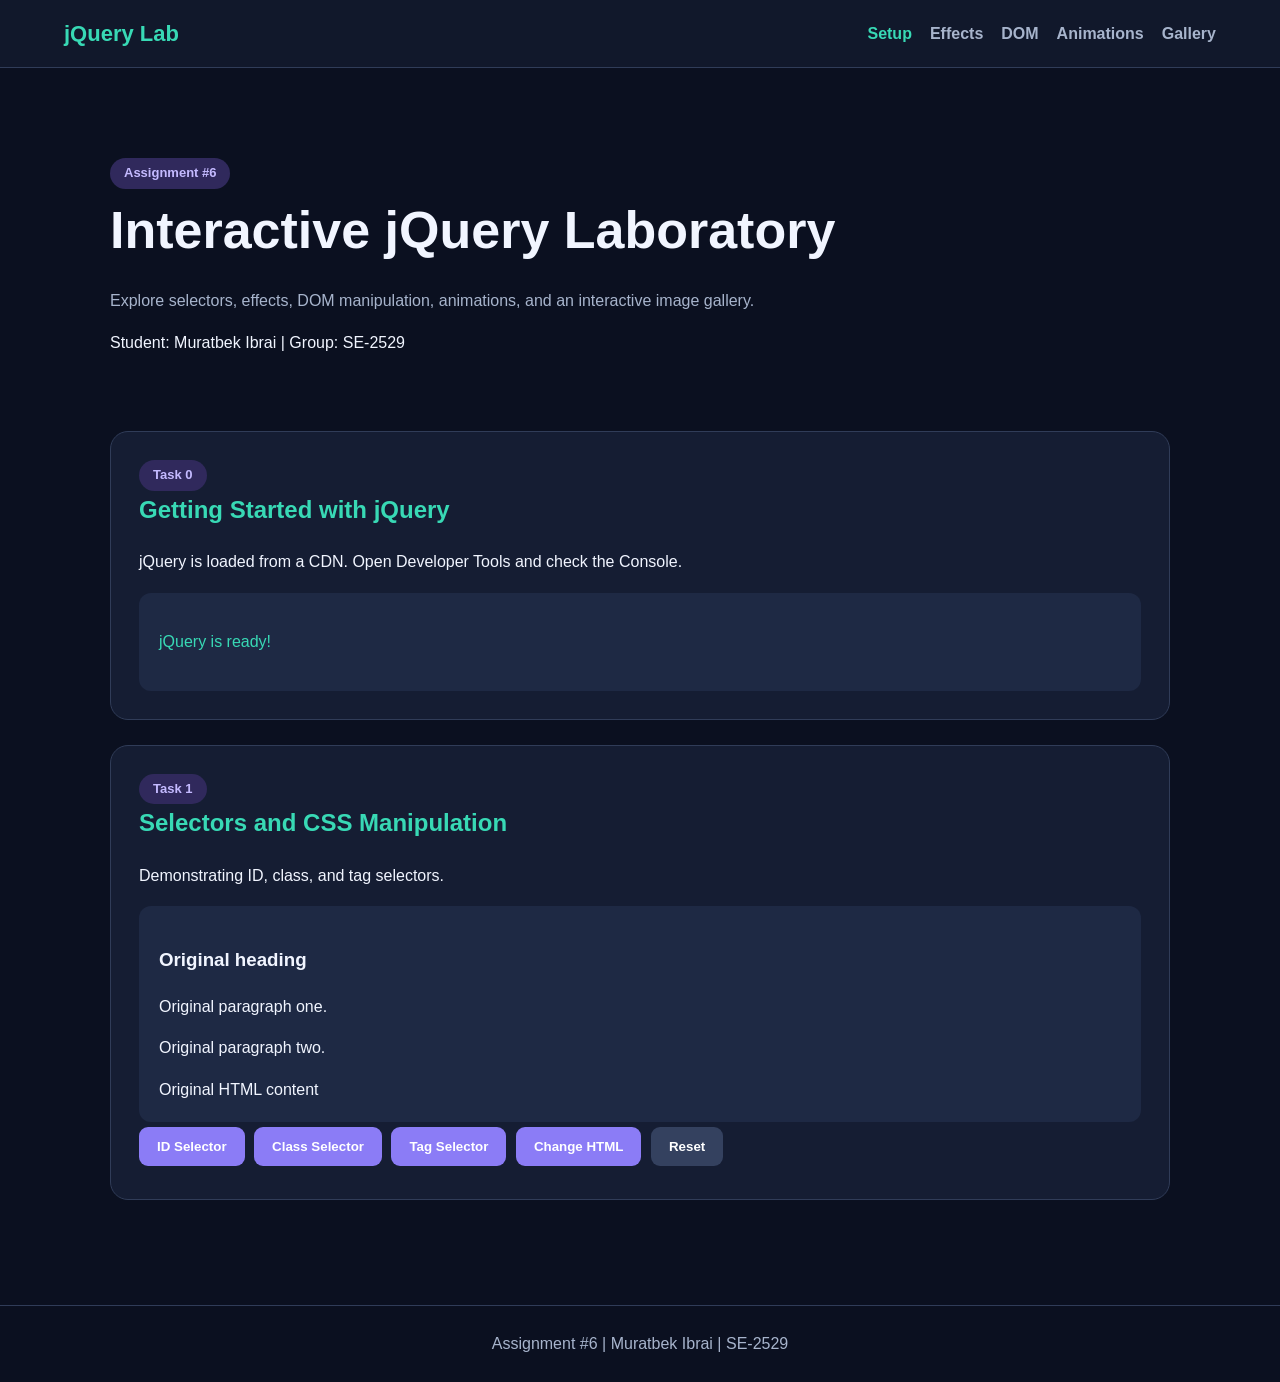
<file: index.html>
<!DOCTYPE html>
<html lang="en">
<head>
    <meta charset="UTF-8">
    <meta name="viewport" content="width=device-width, initial-scale=1.0">
    <title>jQuery Lab | Setup & Selectors</title>
    <link rel="stylesheet" href="css/style.css">
</head>
<body>

<nav>
    <a class="logo" href="index.html">jQuery Lab</a>
    <div class="nav-links">
        <a class="active" href="index.html">Setup</a>
        <a href="effects.html">Effects</a>
        <a href="dom.html">DOM</a>
        <a href="animations.html">Animations</a>
        <a href="gallery.html">Gallery</a>
    </div>
</nav>

<main class="container">
    <header class="hero">
        <span class="task-label">Assignment #6</span>
        <h1>Interactive jQuery Laboratory</h1>
        <p class="subtitle">
            Explore selectors, effects, DOM manipulation,
            animations, and an interactive image gallery.
        </p>
        <p>Student: Muratbek Ibrai | Group: SE-2529</p>
    </header>

    <section class="card">
        <span class="task-label">Task 0</span>
        <h2>Getting Started with jQuery</h2>
        <p>
            jQuery is loaded from a CDN.
            Open Developer Tools and check the Console.
        </p>
        <div class="demo">
            <p id="ready-status">Waiting for jQuery...</p>
        </div>
    </section>

    <section class="card">
        <span class="task-label">Task 1</span>
        <h2>Selectors and CSS Manipulation</h2>
        <p>Demonstrating ID, class, and tag selectors.</p>

        <div class="demo">
            <h3 id="selector-title">Original heading</h3>
            <p class="selector-text">Original paragraph one.</p>
            <p class="selector-text">Original paragraph two.</p>
            <div id="html-result">Original HTML content</div>
        </div>

        <button id="id-btn">ID Selector</button>
        <button id="class-btn">Class Selector</button>
        <button id="tag-btn">Tag Selector</button>
        <button id="html-btn">Change HTML</button>
        <button id="reset-btn" class="secondary">Reset</button>
    </section>
</main>

<footer>
    Assignment #6 | Muratbek Ibrai | SE-2529
</footer>

<script src="https://code.jquery.com/jquery-3.7.1.min.js"></script>
<script src="js/setup.js"></script>
</body>
</html>
</file>
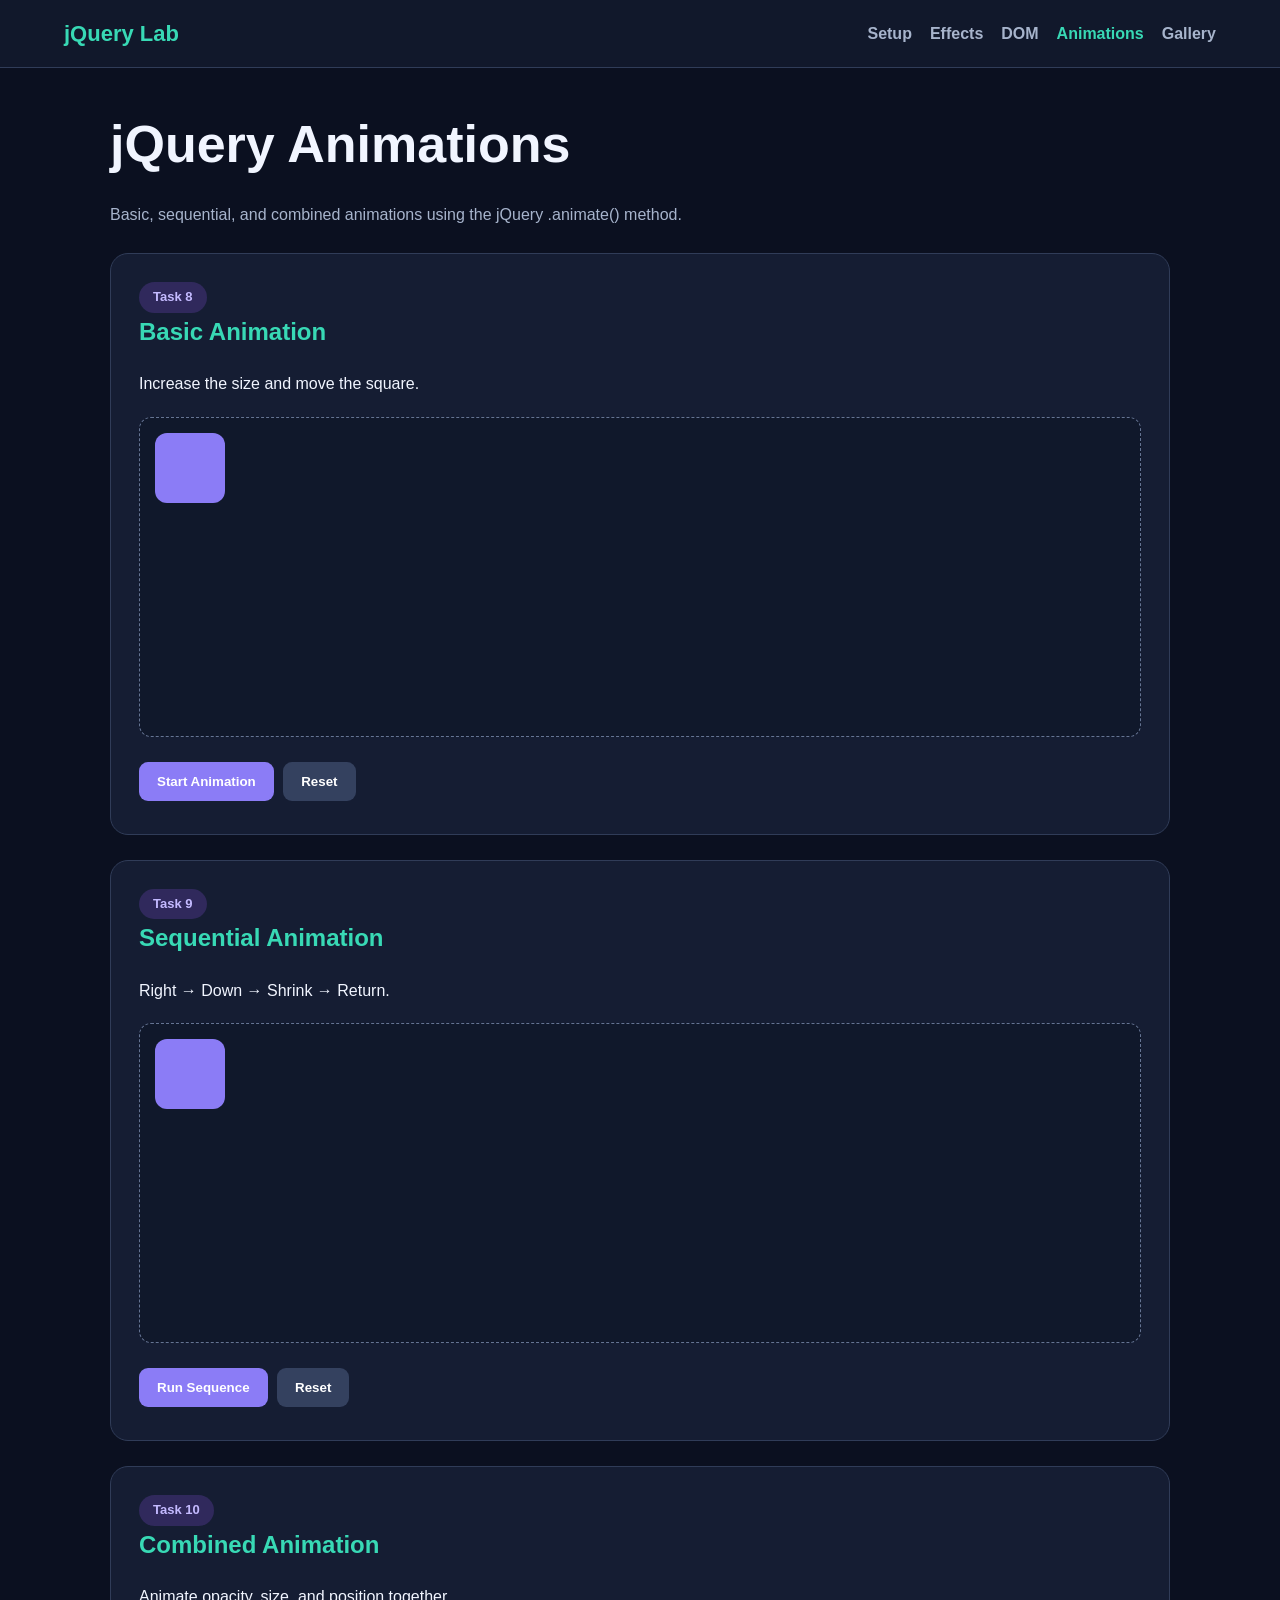
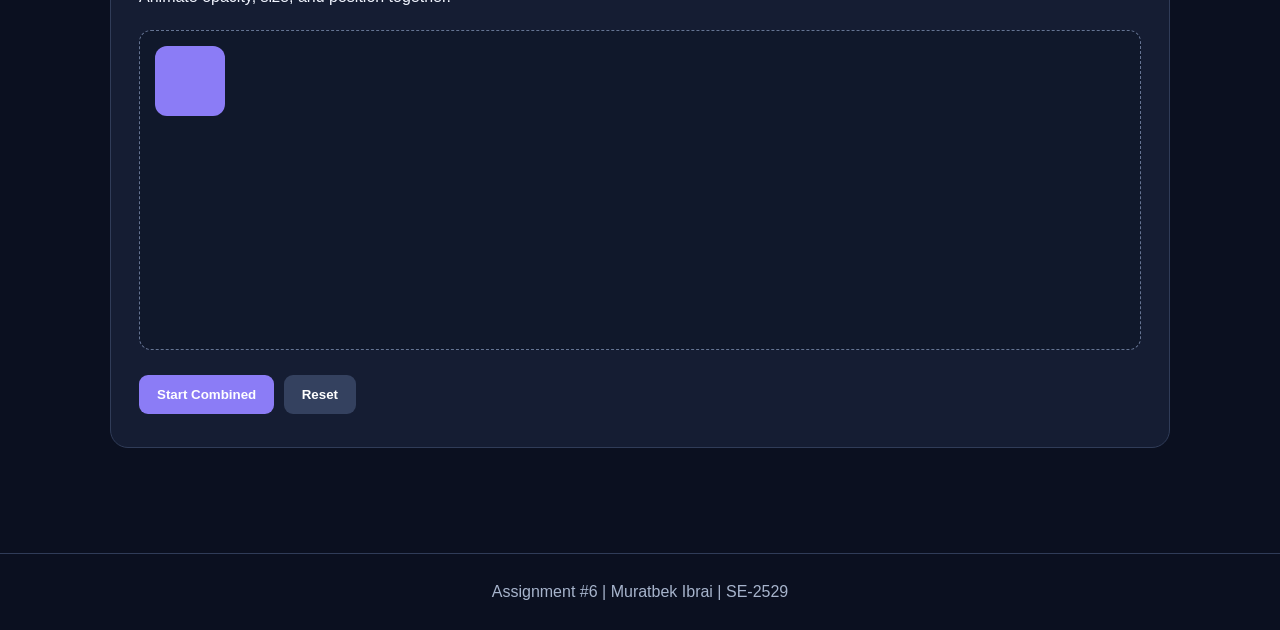
<file: animations.html>
<!DOCTYPE html>
<html lang="en">
<head>
    <meta charset="UTF-8">
    <meta name="viewport" content="width=device-width, initial-scale=1.0">
    <title>jQuery Lab | Animations</title>
    <link rel="stylesheet" href="css/style.css">
</head>
<body>

<nav>
    <a class="logo" href="index.html">jQuery Lab</a>
    <div class="nav-links">
        <a href="index.html">Setup</a>
        <a href="effects.html">Effects</a>
        <a href="dom.html">DOM</a>
        <a class="active" href="animations.html">Animations</a>
        <a href="gallery.html">Gallery</a>
    </div>
</nav>

<main class="container">
    <h1>jQuery Animations</h1>
    <p class="subtitle">
        Basic, sequential, and combined animations
        using the jQuery .animate() method.
    </p>

    <section class="card">
        <span class="task-label">Task 8</span>
        <h2>Basic Animation</h2>
        <p>Increase the size and move the square.</p>

        <div class="stage">
            <div id="basic-box" class="animation-box"></div>
        </div>

        <button id="basic-start">Start Animation</button>
        <button id="basic-reset" class="secondary">Reset</button>
    </section>

    <section class="card">
        <span class="task-label">Task 9</span>
        <h2>Sequential Animation</h2>
        <p>Right → Down → Shrink → Return.</p>

        <div class="stage">
            <div id="sequence-box" class="animation-box"></div>
        </div>

        <button id="sequence-start">Run Sequence</button>
        <button id="sequence-reset" class="secondary">Reset</button>
    </section>

    <section class="card">
        <span class="task-label">Task 10</span>
        <h2>Combined Animation</h2>
        <p>Animate opacity, size, and position together.</p>

        <div class="stage">
            <div id="combined-box" class="animation-box"></div>
        </div>

        <button id="combined-start">Start Combined</button>
        <button id="combined-reset" class="secondary">Reset</button>
    </section>
</main>

<footer>Assignment #6 | Muratbek Ibrai | SE-2529</footer>

<script src="https://code.jquery.com/jquery-3.7.1.min.js"></script>
<script src="js/animations.js"></script>
</body>
</html>
</file>
<file: css/style.css>
:root {
  --bg: #0b1020;
  --panel: #151d33;
  --panel-light: #1e2944;
  --text: #f1f5ff;
  --muted: #a7b4cc;
  --primary: #8b7cf6;
  --accent: #38d9b5;
  --border: #303c58;
}

* {
  box-sizing: border-box;
}

body {
  margin: 0;
  font-family: Arial, Helvetica, sans-serif;
  background: var(--bg);
  color: var(--text);
  line-height: 1.6;
}

nav {
  position: sticky;
  top: 0;
  z-index: 100;
  background: #11182b;
  border-bottom: 1px solid var(--border);
  padding: 16px 5%;
  display: flex;
  align-items: center;
  justify-content: space-between;
  flex-wrap: wrap;
  gap: 15px;
}

.logo {
  color: var(--accent);
  font-weight: 800;
  font-size: 22px;
  text-decoration: none;
}

.nav-links {
  display: flex;
  flex-wrap: wrap;
  gap: 18px;
}

.nav-links a {
  color: var(--muted);
  text-decoration: none;
  font-weight: 600;
}

.nav-links a:hover,
.nav-links a.active {
  color: var(--accent);
}

.container {
  max-width: 1100px;
  margin: auto;
  padding: 35px 20px;
}

.hero {
  padding: 55px 0 35px;
}

h1 {
  font-size: clamp(32px, 5vw, 52px);
  margin: 0 0 15px;
}

h2 {
  color: var(--accent);
  margin-top: 0;
}

.subtitle {
  color: var(--muted);
  max-width: 720px;
}

.card {
  background: var(--panel);
  border: 1px solid var(--border);
  border-radius: 18px;
  padding: 28px;
  margin: 25px 0;
}

.task-label {
  display: inline-block;
  background: #30295c;
  color: #c4baff;
  border-radius: 30px;
  padding: 5px 14px;
  font-size: 13px;
  font-weight: bold;
}

button {
  border: 0;
  border-radius: 9px;
  padding: 12px 18px;
  background: var(--primary);
  color: white;
  font-weight: 700;
  cursor: pointer;
  margin: 5px 5px 5px 0;
  transition: transform .2s, opacity .2s;
}

button:hover {
  transform: translateY(-2px);
  opacity: .9;
}

button.secondary {
  background: #34415f;
}

button.danger {
  background: #e85d75;
}

button.success {
  background: #168b73;
}

.demo {
  background: var(--panel-light);
  padding: 20px;
  border-radius: 12px;
  margin-top: 18px;
  min-height: 70px;
}

input {
  width: 100%;
  max-width: 430px;
  padding: 13px;
  border-radius: 8px;
  border: 1px solid var(--border);
  background: #10182b;
  color: white;
  margin: 7px 0 15px;
  font-size: 16px;
}

label {
  display: block;
  color: var(--muted);
}

ul {
  padding-left: 25px;
}

li {
  margin: 7px 0;
}

.demo-image {
  width: min(100%, 420px);
  height: 240px;
  object-fit: cover;
  border-radius: 12px;
  display: block;
  margin: 15px 0;
}

.slide-header {
  background: #33446a;
  padding: 16px;
  border-radius: 10px;
  cursor: pointer;
  font-weight: bold;
}

.slide-content {
  padding: 20px;
  background: #202e4e;
  border-radius: 10px;
  margin-top: 5px;
}

.stage {
  position: relative;
  height: 320px;
  overflow: hidden;
  border: 1px dashed #657493;
  border-radius: 12px;
  background: #10182b;
  margin: 20px 0;
}

.animation-box {
  position: absolute;
  left: 15px;
  top: 15px;
  width: 70px;
  height: 70px;
  background: var(--primary);
  border-radius: 12px;
}

.gallery-grid {
  display: grid;
  grid-template-columns: repeat(auto-fit, minmax(180px, 1fr));
  gap: 18px;
  margin-top: 20px;
}

.gallery-item {
  background: #202b45;
  border-radius: 14px;
  padding: 10px;
  cursor: pointer;
  border: 2px solid transparent;
  transition: border-color .2s;
}

.gallery-item:hover {
  border-color: var(--accent);
}

.gallery-item img {
  width: 100%;
  height: 150px;
  object-fit: cover;
  border-radius: 9px;
}

.gallery-item p {
  margin: 8px 0 0;
  text-align: center;
}

.gallery-preview {
  display: none;
  margin-top: 25px;
  padding: 18px;
  border-radius: 15px;
  background: #202b45;
  text-align: center;
}

.gallery-preview img {
  width: min(100%, 650px);
  max-height: 400px;
  object-fit: cover;
  border-radius: 12px;
}

.status {
  color: var(--accent);
  font-weight: bold;
}

footer {
  text-align: center;
  border-top: 1px solid var(--border);
  padding: 25px;
  color: var(--muted);
  margin-top: 45px;
}

@media (max-width: 650px) {
  nav {
    align-items: flex-start;
  }

  .nav-links {
    gap: 12px;
  }

  .card {
    padding: 18px;
  }

  .stage {
    height: 280px;
  }
}
</file>
